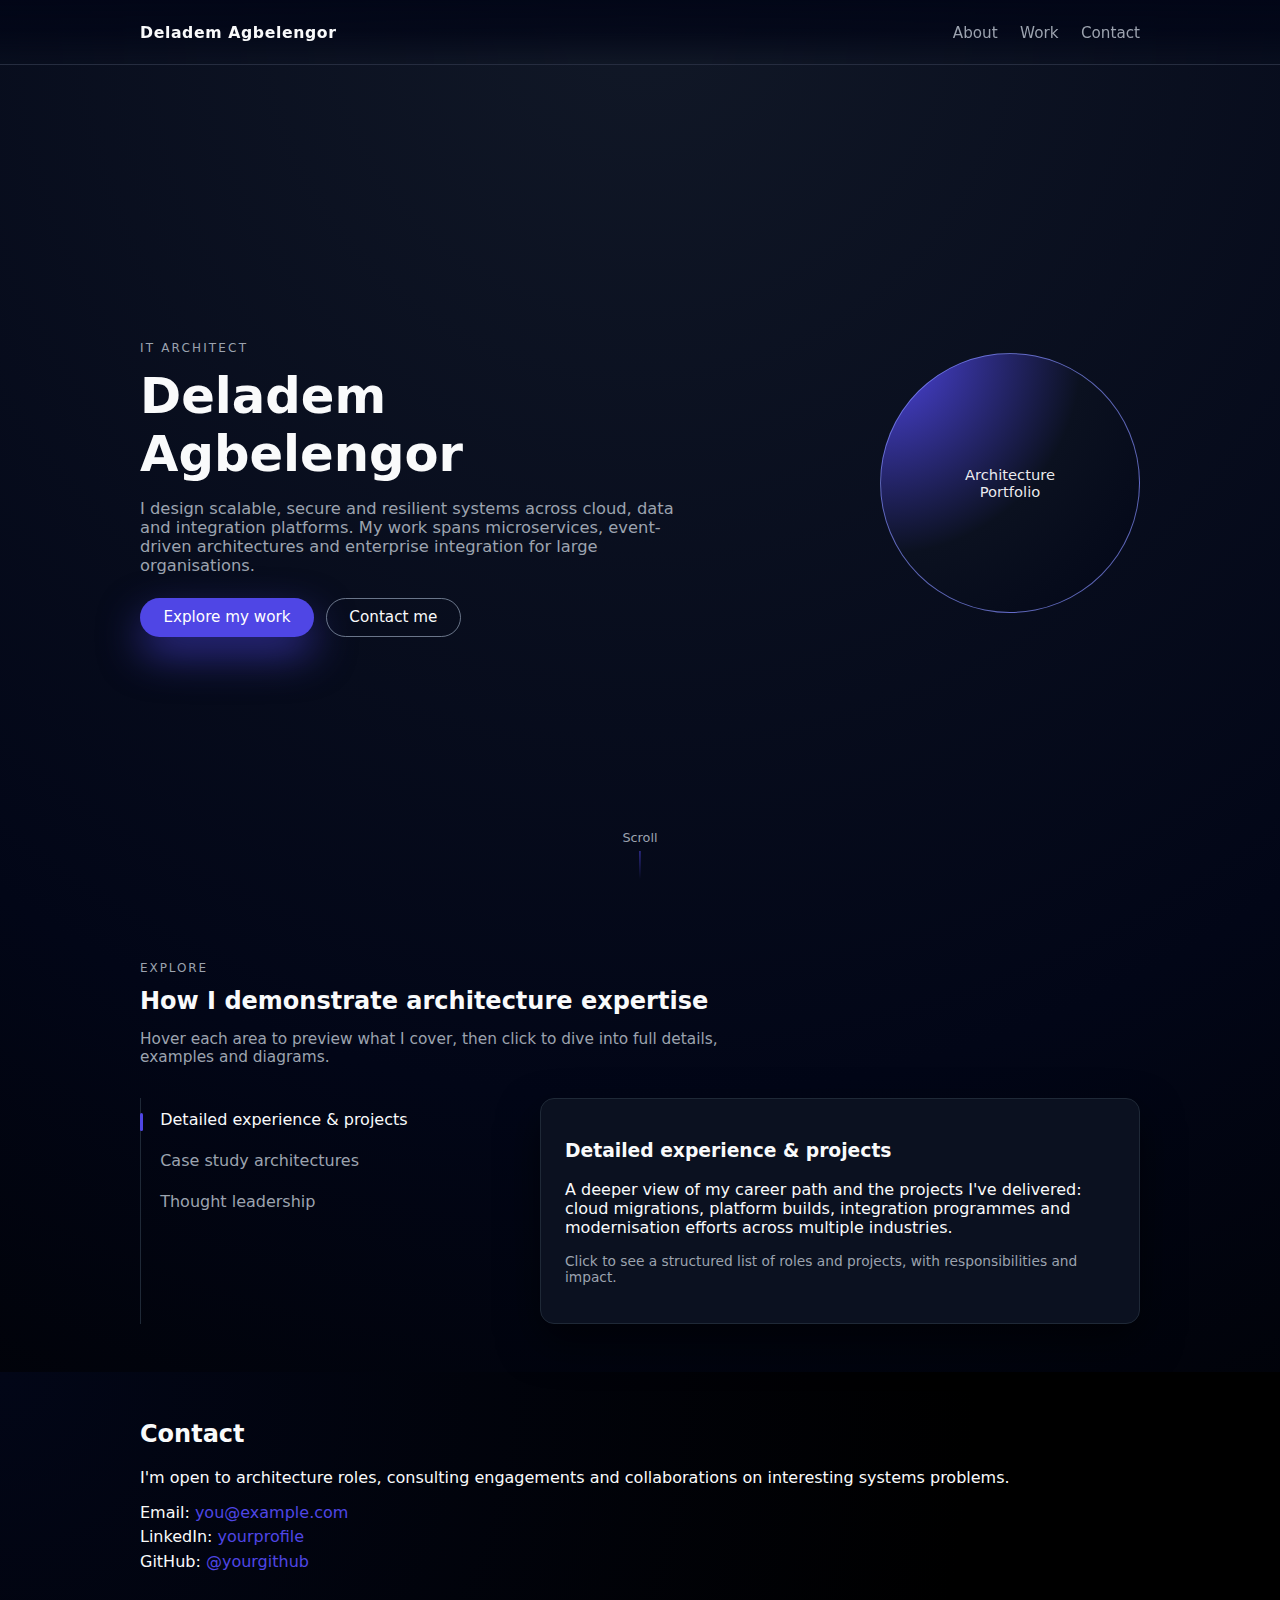
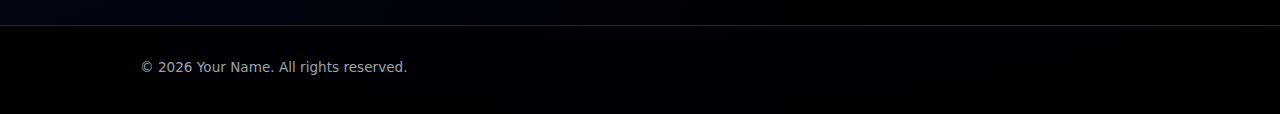
<file: index.html>
<!DOCTYPE html>
<html lang="en">
<head>
  <meta charset="UTF-8" />
  <title>Deladem Agbelengor - IT Architect Portfolio</title>
  <meta name="viewport" content="width=device-width, initial-scale=1" />
  <link rel="stylesheet" href="styles.css" />
</head>
<body>
  <!-- Sticky navigation -->
  <header class="site-header">
    <div class="container nav-container">
      <div class="logo">Deladem Agbelengor</div>
      <nav>
        <ul class="nav-links">
          <li><a href="#about-hero">About</a></li>
          <li><a href="#explore">Work</a></li>
          <li><a href="#contact">Contact</a></li>
        </ul>
      </nav>
    </div>
  </header>

  <main>
    <!-- HERO / ABOUT ME -->
    <section id="about-hero" class="panel hero">
      <div class="container hero-inner">
        <div class="hero-text">
          <p class="hero-eyebrow">IT Architect</p>
          <h1>Deladem Agbelengor</h1>
          <p class="hero-summary">
            I design scalable, secure and resilient systems across cloud, data and integration
            platforms. My work spans microservices, event-driven architectures and enterprise
            integration for large organisations.
          </p>
          <div class="hero-actions">
            <a href="#explore" class="btn primary js-scroll">Explore my work</a>
            <a href="#contact" class="btn secondary js-scroll">Contact me</a>
          </div>
        </div>

        <div class="hero-visual">
          <!-- Replace this with an <img> of you if you like -->
          <div class="hero-placeholder">
            <span>Architecture<br />Portfolio</span>
          </div>
        </div>
      </div>

      <div class="scroll-indicator">
        <span>Scroll</span>
        <div class="scroll-line"></div>
      </div>
    </section>

    <!-- EXPLORE MY WORK (interactive band) -->
    <section id="explore" class="panel explore">
      <div class="container">
        <header class="explore-header">
          <p class="section-label">Explore</p>
          <h2>How I demonstrate architecture expertise</h2>
          <p class="section-intro">
            Hover each area to preview what I cover, then click to dive into full details, examples
            and diagrams.
          </p>
        </header>

        <div class="explore-layout">
          <!-- LEFT: interactive text list -->
          <ul class="explore-list">
            <li class="explore-item is-active" data-target="experience">
              <a href="pages/projects.html" class="explore-link">
                Detailed experience &amp; projects
              </a>
            </li>
            <li class="explore-item" data-target="case-studies">
              <a href="pages/case-studies.html" class="explore-link">
                Case study architectures
              </a>
            </li>
            <li class="explore-item" data-target="thought-leadership">
              <a href="pages/thought-leadership.html" class="explore-link">
                Thought leadership
              </a>
            </li>
          </ul>

          <!-- RIGHT: description that changes on hover -->
          <div class="explore-description">
            <article class="explore-panel is-visible" id="panel-experience">
              <h3>Detailed experience &amp; projects</h3>
              <p>
                A deeper view of my career path and the projects I&apos;ve delivered: cloud
                migrations, platform builds, integration programmes and modernisation efforts
                across multiple industries.
              </p>
              <p class="panel-hint">
                Click to see a structured list of roles and projects, with responsibilities and
                impact.
              </p>
            </article>

            <article class="explore-panel" id="panel-case-studies">
              <h3>Case study architectures</h3>
              <p>
                Real-world architecture case studies spanning microservices, event-driven systems,
                data platforms and integration hubs, each described with context, solution and
                diagrams.
              </p>
              <p class="panel-hint">
                Click to browse case studies, then open each one to see the architecture in depth.
              </p>
            </article>

            <article class="explore-panel" id="panel-thought-leadership">
              <h3>Thought leadership</h3>
              <p>
                Articles, talks and internal sessions where I share opinions, patterns and lessons
                learned about designing and evolving complex systems.
              </p>
              <p class="panel-hint">
                Click to view topics I care about, and links to external content where available.
              </p>
            </article>
          </div>
        </div>
      </div>
    </section>

    <!-- CONTACT -->
    <section id="contact" class="panel contact">
      <div class="container">
        <h2>Contact</h2>
        <p>
          I&apos;m open to architecture roles, consulting engagements and collaborations on
          interesting systems problems.
        </p>
        <ul class="contact-list">
          <li>Email: <a href="mailto:you@example.com">you@example.com</a></li>
          <li>
            LinkedIn:
            <a href="https://www.linkedin.com/in/yourprofile" target="_blank">yourprofile</a>
          </li>
          <li>
            GitHub:
            <a href="https://github.com/yourgithub" target="_blank">@yourgithub</a>
          </li>
        </ul>
      </div>
    </section>
  </main>

  <footer class="site-footer">
    <div class="container">
      <p>&copy; <span id="year"></span> Your Name. All rights reserved.</p>
    </div>
  </footer>

  <script src="script.js"></script>
</body>
</html>
</file>
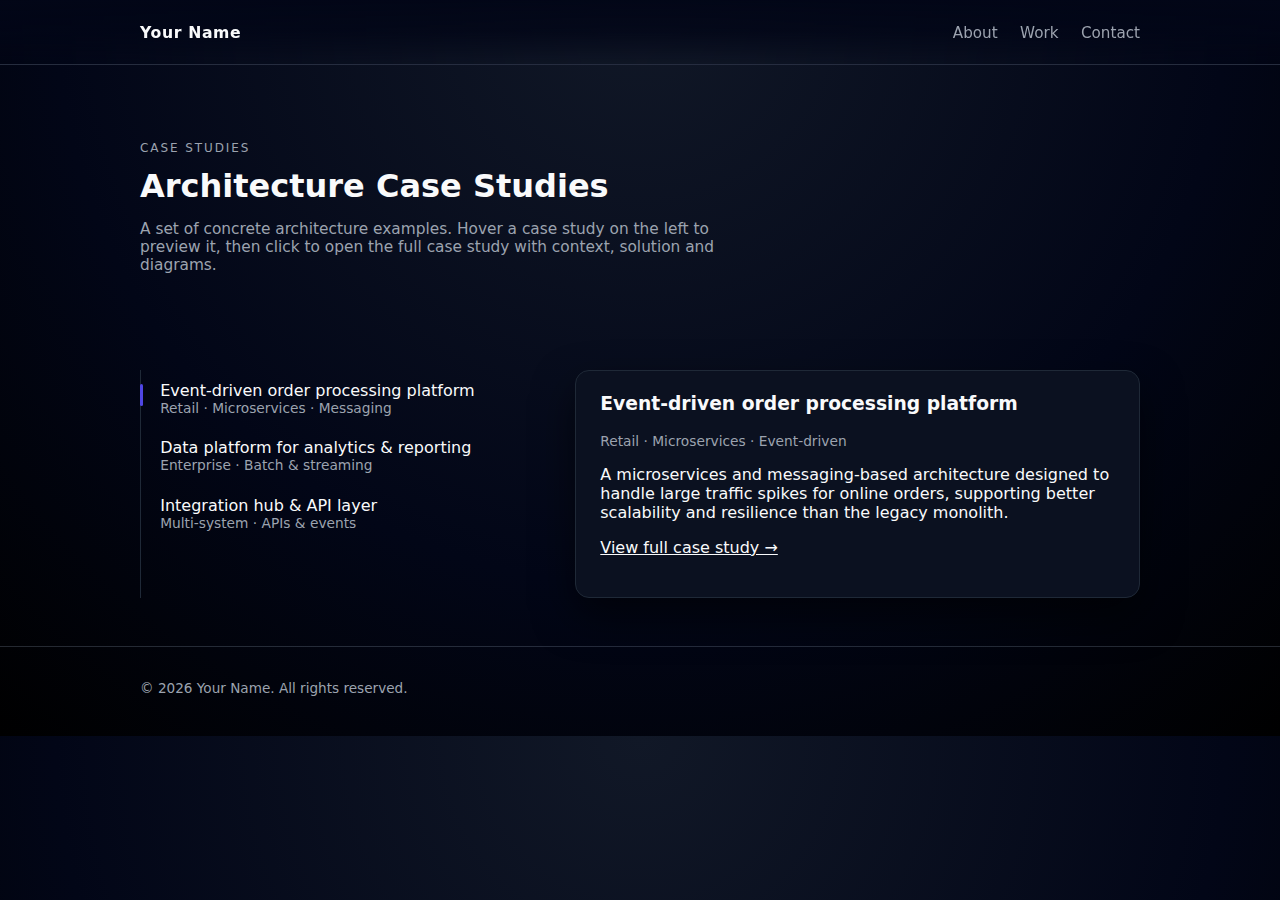
<file: Pages/case-studies.html>
<!DOCTYPE html>
<html lang="en">
<head>
  <meta charset="UTF-8" />
  <title>Architecture Case Studies - Your Name</title>
  <meta name="viewport" content="width=device-width, initial-scale=1" />
  <link rel="stylesheet" href="../styles.css" />
</head>
<body>
  <header class="site-header">
    <div class="container nav-container">
      <div class="logo">Your Name</div>
      <nav>
        <ul class="nav-links">
          <li><a href="../index.html#about-hero">About</a></li>
          <li><a href="../index.html#explore">Work</a></li>
          <li><a href="../index.html#contact">Contact</a></li>
        </ul>
      </nav>
    </div>
  </header>

  <main>
    <section class="panel detail-intro">
      <div class="container">
        <p class="section-label">Case studies</p>
        <h1>Architecture Case Studies</h1>
        <p class="section-intro">
          A set of concrete architecture examples. Hover a case study on the left to preview it,
          then click to open the full case study with context, solution and diagrams.
        </p>
      </div>
    </section>

    <section class="panel">
      <div class="container split-layout">
        <!-- CASE STUDY TITLES -->
        <ul class="item-list cs-list">
          <li class="item is-active" data-target="order-platform">
            <div class="item-title">Event-driven order processing platform</div>
            <div class="item-subtitle">Retail · Microservices · Messaging</div>
          </li>
          <li class="item" data-target="data-platform">
            <div class="item-title">Data platform for analytics &amp; reporting</div>
            <div class="item-subtitle">Enterprise · Batch &amp; streaming</div>
          </li>
          <li class="item" data-target="integration-hub">
            <div class="item-title">Integration hub &amp; API layer</div>
            <div class="item-subtitle">Multi-system · APIs &amp; events</div>
          </li>
        </ul>

        <!-- PREVIEW PANELS -->
        <div class="item-panels cs-panels">
          <article class="item-panel is-visible" id="cs-order-platform">
            <h3>Event-driven order processing platform</h3>
            <p class="tech">Retail · Microservices · Event-driven</p>
            <p>
              A microservices and messaging-based architecture designed to handle large traffic
              spikes for online orders, supporting better scalability and resilience than the
              legacy monolith.
            </p>
            <p>
              <a href="case-studies/event-driven-order-platform.html" class="contact-link">
                View full case study &rarr;
              </a>
            </p>
          </article>

          <article class="item-panel" id="cs-data-platform">
            <h3>Data platform for analytics &amp; reporting</h3>
            <p class="tech">Cloud data lake · ETL · BI</p>
            <p>
              A central platform that ingests, curates and exposes data for analytics and self-service
              reporting, replacing multiple inconsistent data silos.
            </p>
            <p>
              <a href="case-studies/data-platform.html" class="contact-link">
                View full case study &rarr;
              </a>
            </p>
          </article>

          <article class="item-panel" id="cs-integration-hub">
            <h3>Integration hub &amp; API layer</h3>
            <p class="tech">API gateway · Messaging · B2B</p>
            <p>
              An integration hub that provides consistent APIs and events to connect internal
              systems and external partners, reducing point-to-point complexity.
            </p>
            <p>
              <a href="case-studies/integration-hub.html" class="contact-link">
                View full case study &rarr;
              </a>
            </p>
          </article>
        </div>
      </div>
    </section>
  </main>

  <footer class="site-footer">
    <div class="container">
      <p>&copy; <span id="year"></span> Your Name. All rights reserved.</p>
    </div>
  </footer>

  <script src="../script.js"></script>
</body>
</html>
</file>
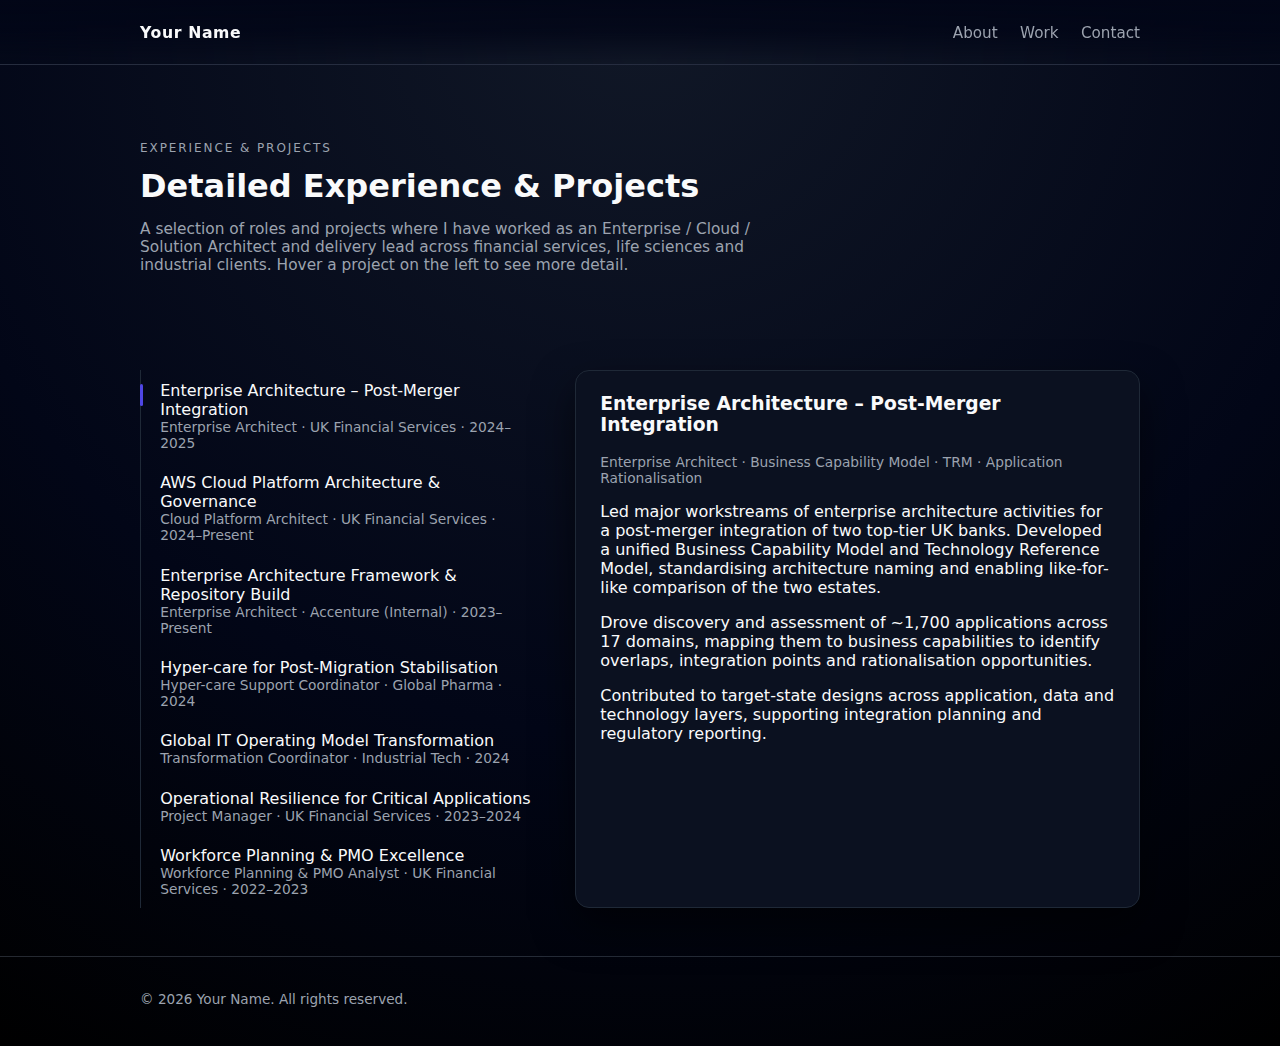
<file: Pages/projects.html>
<!DOCTYPE html>
<html lang="en">
<head>
  <meta charset="UTF-8" />
  <title>Detailed Experience &amp; Projects - Your Name</title>
  <meta name="viewport" content="width=device-width, initial-scale=1" />
  <link rel="stylesheet" href="../styles.css" />
</head>
<body>
  <!-- Shared header / nav -->
  <header class="site-header">
    <div class="container nav-container">
      <div class="logo">Your Name</div>
      <nav>
        <ul class="nav-links">
          <li><a href="../index.html#about-hero">About</a></li>
          <li><a href="../index.html#explore">Work</a></li>
          <li><a href="../index.html#contact">Contact</a></li>
        </ul>
      </nav>
    </div>
  </header>

  <main>
    <!-- Intro section -->
    <section class="panel detail-intro">
      <div class="container">
        <p class="section-label">Experience &amp; projects</p>
        <h1>Detailed Experience &amp; Projects</h1>
        <p class="section-intro">
          A selection of roles and projects where I have worked as an Enterprise / Cloud / Solution
          Architect and delivery lead across financial services, life sciences and industrial
          clients. Hover a project on the left to see more detail.
        </p>
      </div>
    </section>

    <!-- Main split layout: list (left) + hover panels (right) -->
    <section class="panel">
      <div class="container split-layout">

        <!-- PROJECT LIST (LEFT COLUMN) -->
        <ul class="item-list projects-list">
          <li class="item is-active" data-target="ea-merger">
            <div class="item-title">Enterprise Architecture – Post-Merger Integration</div>
            <div class="item-subtitle">Enterprise Architect · UK Financial Services · 2024–2025</div>
          </li>

          <li class="item" data-target="aws-platform">
            <div class="item-title">AWS Cloud Platform Architecture &amp; Governance</div>
            <div class="item-subtitle">Cloud Platform Architect · UK Financial Services · 2024–Present</div>
          </li>

          <li class="item" data-target="leanix-ea">
            <div class="item-title">Enterprise Architecture Framework &amp; Repository Build</div>
            <div class="item-subtitle">Enterprise Architect · Accenture (Internal) · 2023–Present</div>
          </li>

          <li class="item" data-target="hypercare">
            <div class="item-title">Hyper-care for Post-Migration Stabilisation</div>
            <div class="item-subtitle">Hyper-care Support Coordinator · Global Pharma · 2024</div>
          </li>

          <li class="item" data-target="operating-model">
            <div class="item-title">Global IT Operating Model Transformation</div>
            <div class="item-subtitle">Transformation Coordinator · Industrial Tech · 2024</div>
          </li>

          <li class="item" data-target="op-resilience">
            <div class="item-title">Operational Resilience for Critical Applications</div>
            <div class="item-subtitle">Project Manager · UK Financial Services · 2023–2024</div>
          </li>

          <li class="item" data-target="workforce-pmo">
            <div class="item-title">Workforce Planning &amp; PMO Excellence</div>
            <div class="item-subtitle">Workforce Planning &amp; PMO Analyst · UK Financial Services · 2022–2023</div>
          </li>
        </ul>

        <!-- DESCRIPTION PANELS (RIGHT COLUMN) -->
        <div class="item-panels projects-panels">

          <!-- EA MERGER -->
          <article class="item-panel is-visible" id="project-ea-merger">
            <h3>Enterprise Architecture – Post-Merger Integration</h3>
            <p class="tech">Enterprise Architect · Business Capability Model · TRM · Application Rationalisation</p>
            <p>
              Led major workstreams of enterprise architecture activities for a post-merger integration of two top-tier UK
              banks. Developed a unified Business Capability Model and Technology Reference Model,
              standardising architecture naming and enabling like-for-like comparison of the two estates.
            </p>
            <p>
              Drove discovery and assessment of ~1,700 applications across 17 domains, mapping them to
              business capabilities to identify overlaps, integration points and rationalisation
              opportunities.
            </p>
            <p>
             Contributed to target-state designs across application, data and technology layers, supporting integration planning and regulatory reporting. 
            </p>
          </article>

          <!-- AWS PLATFORM -->
          <article class="item-panel" id="project-aws-platform">
            <h3>AWS Cloud Platform Architecture &amp; Governance</h3>
            <p class="tech">Cloud Platform Architect · AWS · Terraform · IAM · Cost Optimisation</p>
            <p>
              Architected and implemented a standardised onboarding/offboarding framework for AWS
              accounts at a major financial services organisation, eliminating ad-hoc onboarding and
              improving compliance with platform standards and controls.
            </p>
            <p>
              Delivered £100K+ in cloud cost savings by assessing underutilised accounts and
              orchestrating decommissioning activities.
            </p>
            <p>
              Led and coached a team of four engineers
              delivering account provisioning with Terraform, and contributed SME input to a Cloud
              IAM Strategy to improve access control and compliance posture.
            </p>
          
          </article>

          <!-- LEANIX EA -->
          <article class="item-panel" id="project-leanix-ea">
            <h3>Enterprise Architecture Framework &amp; Repository Build</h3>
            <p class="tech">Enterprise Architect · EA Artefacts · LeanIX · Capability Modelling</p>
            <p>
              Created and published reusable enterprise architecture artefacts into an internal
              repository, establishing reference materials for the wider EA community within Accenture.
            </p>
            <p>
              Digitised EA artefacts in LeanIX to improve interactivity, relationship visualisation and
              version control. Led an internal initiative educating 100+ colleagues on the distinction
              between business capabilities and processes, improving consistency and clarity of
              terminology across the practice.
            </p>
          </article>

          <!-- HYPERCARE -->
          <article class="item-panel" id="project-hypercare">
            <h3>Hyper-care for Post-Migration Stabilisation</h3>
            <p class="tech">Hyper-care Support Coordinator · Data Platforms · Issue Management</p>
            <p>
              Designed and implemented a hyper-care plan to stabilise three critical data platforms
              following a major migration at a global pharmaceutical company, ensuring reliable
              operation during the high-risk post-go-live period.
            </p>
            <p>
              Coordinated the resolution of 2,000+ issues and led daily cross-functional calls with
              40+ stakeholders. Maintained a live dashboard and weekly executive reporting to drive
              transparency, prioritisation and timely decision-making.
            </p>
          </article>

          <!-- OPERATING MODEL -->
          <article class="item-panel" id="project-operating-model">
            <h3>Global IT Operating Model Transformation</h3>
            <p class="tech">Transformation Coordinator · Operating Model · Change &amp; Knowledge Transfer</p>
            <p>
              Supported a global IT operating model transformation for a large industrial technology
              company, affecting 300+ resources across multiple regions and functions.
            </p>
            <p>
              Coordinated completion of change actions and knowledge transfer activities, helping
              teams move into the new structure with clear responsibilities and handovers.
            </p>
          </article>

          <!-- OPERATIONAL RESILIENCE -->
          <article class="item-panel" id="project-op-resilience">
            <h3>Operational Resilience for Critical Applications</h3>
            <p class="tech">Project Manager · Operational Resilience · Critical Apps · Regulatory Focus</p>
            <p>
              Led an operational resilience initiative across 26 critical applications for a UK
              financial services firm, ensuring alignment with security, business continuity and
              regulatory requirements.
            </p>
            <p>
              Developed a responsibility matrix linking 90+ applications to their owning teams,
              clarifying accountability and escalation paths for incidents and resilience activities.
            </p>
          </article>

          <!-- WORKFORCE PLANNING & PMO -->
          <article class="item-panel" id="project-workforce-pmo">
            <h3>Workforce Planning &amp; PMO Excellence</h3>
            <p class="tech">Workforce Planning &amp; PMO Analyst · Data Quality · Reporting</p>
            <p>
              Improved workforce data quality and reporting accuracy by cleansing and standardising
              records for 750+ personnel as part of a large change portfolio.
            </p>
            <p>
              Designed and managed a resourcing system covering 150+ roles, improving candidate
              sourcing, visibility of demand and fulfilment speed for the technology organisation.
            </p>
          </article>

        </div>
      </div>
    </section>
  </main>

  <footer class="site-footer">
    <div class="container">
      <p>&copy; <span id="year"></span> Your Name. All rights reserved.</p>
    </div>
  </footer>

  <!-- Link back to shared JS -->
  <script src="../script.js"></script>
</body>
</html>
</file>
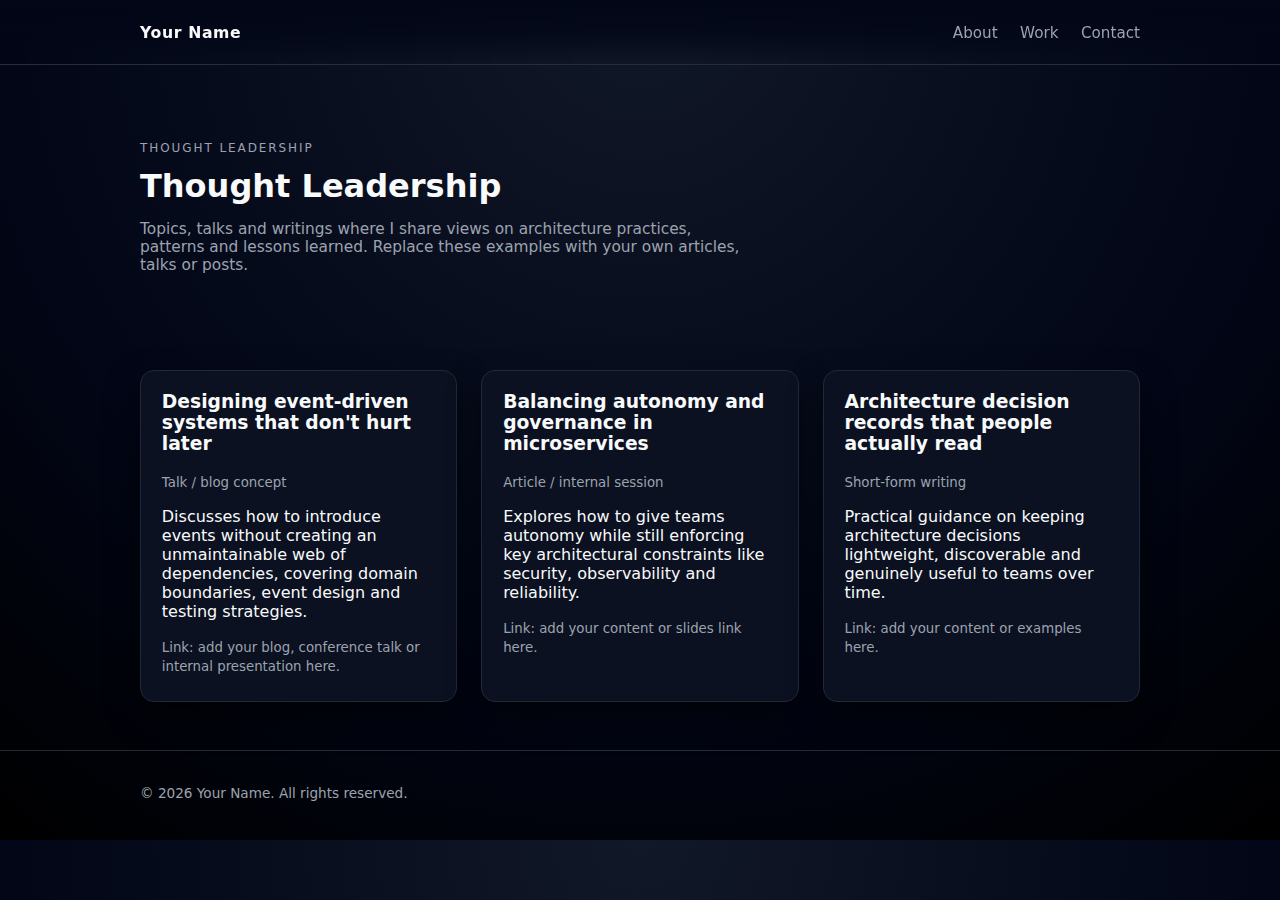
<file: Pages/thought-leadership.html>
<!DOCTYPE html>
<html lang="en">
<head>
  <meta charset="UTF-8" />
  <title>Thought Leadership - Your Name</title>
  <meta name="viewport" content="width=device-width, initial-scale=1" />
  <link rel="stylesheet" href="../styles.css" />
</head>
<body>
  <header class="site-header">
    <div class="container nav-container">
      <div class="logo">Your Name</div>
      <nav>
        <ul class="nav-links">
          <li><a href="../index.html#about-hero">About</a></li>
          <li><a href="../index.html#explore">Work</a></li>
          <li><a href="../index.html#contact">Contact</a></li>
        </ul>
      </nav>
    </div>
  </header>

  <main>
    <section class="panel detail-intro">
      <div class="container">
        <p class="section-label">Thought leadership</p>
        <h1>Thought Leadership</h1>
        <p class="section-intro">
          Topics, talks and writings where I share views on architecture practices, patterns and
          lessons learned. Replace these examples with your own articles, talks or posts.
        </p>
      </div>
    </section>

    <section class="panel">
      <div class="container card-grid">
        <article class="card">
          <h3>Designing event-driven systems that don&apos;t hurt later</h3>
          <small>Talk / blog concept</small>
          <p>
            Discusses how to introduce events without creating an unmaintainable web of
            dependencies, covering domain boundaries, event design and testing strategies.
          </p>
          <p><small>Link: add your blog, conference talk or internal presentation here.</small></p>
        </article>

        <article class="card">
          <h3>Balancing autonomy and governance in microservices</h3>
          <small>Article / internal session</small>
          <p>
            Explores how to give teams autonomy while still enforcing key architectural constraints
            like security, observability and reliability.
          </p>
          <p><small>Link: add your content or slides link here.</small></p>
        </article>

        <article class="card">
          <h3>Architecture decision records that people actually read</h3>
          <small>Short-form writing</small>
          <p>
            Practical guidance on keeping architecture decisions lightweight, discoverable and
            genuinely useful to teams over time.
          </p>
          <p><small>Link: add your content or examples here.</small></p>
        </article>
      </div>
    </section>
  </main>

  <footer class="site-footer">
    <div class="container">
      <p>&copy; <span id="year"></span> Your Name. All rights reserved.</p>
    </div>
  </footer>

  <script src="../script.js"></script>
</body>
</html>
</file>
<file: styles.css>
:root {
  --bg: #020617;
  --bg-alt: #030712;
  --card-bg: #0b1120;
  --accent: #4f46e5;
  --accent-soft: rgba(79, 70, 229, 0.18);
  --text-main: #f9fafb;
  --text-muted: #9ca3af;
  --border-subtle: #1f2937;
  --radius-lg: 14px;
  --radius-md: 8px;
}

*,
*::before,
*::after {
  box-sizing: border-box;
}

html,
body {
  margin: 0;
  padding: 0;
  font-family: system-ui, -apple-system, BlinkMacSystemFont, "Segoe UI", sans-serif;
  background: radial-gradient(circle at top, #111827 0, #020617 60%, #000 100%);
  color: var(--text-main);
  scroll-behavior: smooth;
}

img {
  max-width: 100%;
  display: block;
}

a {
  color: inherit;
}

/* Layout */

.container {
  max-width: 1040px;
  margin: 0 auto;
  padding: 0 1.25rem;
}

.panel {
  padding: 3rem 0;
}

/* Header / nav */

.site-header {
  position: sticky;
  top: 0;
  z-index: 20;
  backdrop-filter: blur(14px);
  background: linear-gradient(
    to bottom,
    rgba(2, 6, 23, 0.96),
    rgba(2, 6, 23, 0.8),
    transparent
  );
  border-bottom: 1px solid rgba(148, 163, 184, 0.25);
}

.nav-container {
  display: flex;
  justify-content: space-between;
  align-items: center;
  height: 64px;
}

.logo {
  font-weight: 600;
  letter-spacing: 0.04em;
  font-size: 0.98rem;
}

.nav-links {
  display: flex;
  list-style: none;
  gap: 1.4rem;
  margin: 0;
  padding: 0;
}

.nav-links a {
  text-decoration: none;
  font-size: 0.95rem;
  color: var(--text-muted);
}

.nav-links a:hover {
  color: var(--text-main);
}

/* Hero */

.hero {
  min-height: calc(100vh - 64px);
  display: flex;
  align-items: center;
  position: relative;
}

.hero-inner {
  display: grid;
  gap: 2.5rem;
  grid-template-columns: minmax(0, 2fr) minmax(0, 1.4fr);
  align-items: center;
}

.hero-text h1 {
  font-size: clamp(2.5rem, 4vw, 3.1rem);
  margin: 0.2rem 0 0.7rem;
}

.hero-eyebrow {
  text-transform: uppercase;
  letter-spacing: 0.18em;
  font-size: 0.75rem;
  color: var(--text-muted);
}

.hero-summary {
  max-width: 620px;
  color: var(--text-muted);
  font-size: 1.02rem;
}

.hero-actions {
  display: flex;
  flex-wrap: wrap;
  gap: 0.75rem;
  margin-top: 1.4rem;
}

/* Hero visual */

.hero-visual {
  display: flex;
  justify-content: flex-end;
}

.hero-placeholder {
  width: 260px;
  height: 260px;
  border-radius: 999px;
  background: radial-gradient(circle at top left, #4f46e5, #0b1120 55%, #020617 100%);
  border: 1px solid rgba(129, 140, 248, 0.7);
  display: flex;
  align-items: center;
  justify-content: center;
  text-align: center;
  padding: 1rem;
  font-size: 0.92rem;
  color: rgba(249, 250, 251, 0.94);
}

/* Scroll indicator */

.scroll-indicator {
  position: absolute;
  left: 50%;
  bottom: 1.4rem;
  transform: translateX(-50%);
  display: flex;
  flex-direction: column;
  align-items: center;
  gap: 0.35rem;
  font-size: 0.8rem;
  color: var(--text-muted);
}

.scroll-line {
  width: 1px;
  height: 28px;
  background: linear-gradient(to bottom, var(--accent), transparent);
  opacity: 0.9;
}

/* Buttons */

.btn {
  border-radius: 999px;
  padding: 0.6rem 1.4rem;
  border: 1px solid transparent;
  font-size: 0.95rem;
  cursor: pointer;
  text-decoration: none;
  display: inline-flex;
  align-items: center;
  justify-content: center;
  -webkit-tap-highlight-color: transparent;
}

.btn.primary {
  background: var(--accent);
  color: white;
  box-shadow: 0 18px 42px rgba(79, 70, 229, 0.55);
}

.btn.primary:hover {
  filter: brightness(1.05);
}

.btn.secondary {
  background: transparent;
  color: var(--text-main);
  border-color: rgba(148, 163, 184, 0.7);
}

.btn.secondary:hover {
  border-color: rgba(148, 163, 184, 1);
}

/* Explore section */

.section-label {
  text-transform: uppercase;
  letter-spacing: 0.16em;
  font-size: 0.75rem;
  color: var(--text-muted);
}

.section-intro {
  color: var(--text-muted);
  max-width: 620px;
  font-size: 0.96rem;
}

.explore-header h2 {
  margin: 0.4rem 0 0.5rem;
}

.explore-layout {
  display: grid;
  grid-template-columns: minmax(0, 1.2fr) minmax(0, 2fr);
  gap: 2.5rem;
  margin-top: 2rem;
}

.explore-list {
  list-style: none;
  margin: 0;
  padding: 0;
  border-left: 1px solid var(--border-subtle);
}

.explore-item {
  padding: 0.7rem 0 0.7rem 1.2rem;
  border-radius: 0;
  cursor: pointer;
  position: relative;
  -webkit-tap-highlight-color: transparent;
}

.explore-item::before {
  content: "";
  position: absolute;
  left: -1px;
  top: 0.9rem;
  width: 3px;
  height: 0;
  border-radius: 999px;
  background: var(--accent);
  transition: height 0.18s ease;
}

.explore-item.is-active::before {
  height: 18px;
}

.explore-link {
  text-decoration: none;
  font-size: 1rem;
  color: var(--text-muted);
}

.explore-item.is-active .explore-link {
  color: var(--text-main);
  font-weight: 500;
}

.explore-link:hover {
  color: var(--text-main);
}

.explore-description {
  border-radius: var(--radius-lg);
  background: var(--card-bg);
  border: 1px solid var(--border-subtle);
  padding: 1.4rem 1.5rem 1.5rem;
  box-shadow: 0 18px 40px rgba(0, 0, 0, 0.55);
  min-height: 190px;
}

.explore-panel {
  display: none;
}

.explore-panel.is-visible {
  display: block;
}

.panel-hint {
  margin-top: 0.7rem;
  font-size: 0.86rem;
  color: var(--text-muted);
}

/* Inline panel (mobile descriptions under tapped item) */

.inline-panel {
  margin-top: 0.65rem;
  border-radius: var(--radius-lg);
  background: var(--card-bg);
  border: 1px solid var(--border-subtle);
  padding: 1rem 1.1rem 1.15rem;
  box-shadow: 0 14px 32px rgba(0, 0, 0, 0.55);
  font-size: 0.9rem;
}

/* Contact */

.contact {
  background: radial-gradient(circle at top left, #020617 0, #000 75%);
}

.contact h2 {
  margin-top: 0;
}

.contact-list {
  list-style: none;
  margin: 0.8rem 0 0;
  padding: 0;
}

.contact-list li {
  margin-bottom: 0.35rem;
}

.contact-list a {
  color: var(--accent);
  text-decoration: none;
}

.contact-list a:hover {
  text-decoration: underline;
}

/* Footer */

.site-footer {
  border-top: 1px solid rgba(148, 163, 184, 0.25);
  padding: 1.25rem 0 1.6rem;
  font-size: 0.85rem;
  color: var(--text-muted);
}

/* Detail / inner pages */

.detail-intro {
  padding-top: 4rem;
  padding-bottom: 2rem;
}

.detail-intro h1 {
  margin: 0.3rem 0 0.5rem;
}

.meta {
  color: var(--text-muted);
  font-size: 0.9rem;
}

/* Generic hover list + panel layout (for projects/case-studies pages) */

.split-layout {
  display: grid;
  grid-template-columns: minmax(0, 1.4fr) minmax(0, 2fr);
  gap: 2.5rem;
}

.item-list {
  list-style: none;
  margin: 0;
  padding: 0;
  border-left: 1px solid var(--border-subtle);
}

.item {
  padding: 0.7rem 0 0.7rem 1.2rem;
  cursor: pointer;
  position: relative;
  -webkit-tap-highlight-color: transparent;
}

.item-title {
  font-weight: 500;
}

.item-subtitle {
  font-size: 0.86rem;
  color: var(--text-muted);
}

.item::before {
  content: "";
  position: absolute;
  left: -1px;
  top: 0.9rem;
  width: 3px;
  height: 0;
  border-radius: 999px;
  background: var(--accent);
  transition: height 0.18s ease;
}

.item.is-active::before {
  height: 22px;
}

.item-panels {
  border-radius: var(--radius-lg);
  background: var(--card-bg);
  border: 1px solid var(--border-subtle);
  padding: 1.4rem 1.5rem 1.5rem;
  box-shadow: 0 18px 40px rgba(0, 0, 0, 0.55);
  min-height: 210px;
}

.item-panel {
  display: none;
}

.item-panel.is-visible {
  display: block;
}

.item-panel h3 {
  margin-top: 0;
}

.item-panel .tech {
  font-size: 0.86rem;
  color: var(--text-muted);
  margin-bottom: 0.4rem;
}

/* Case study page */

.case-study {
  background: var(--card-bg);
  border-radius: var(--radius-lg);
  border: 1px solid var(--border-subtle);
  padding: 1.6rem 1.6rem 1.7rem;
  margin-bottom: 2rem;
  box-shadow: 0 18px 40px rgba(0, 0, 0, 0.6);
}

.case-study h2 {
  margin-top: 0;
}

.case-study small {
  color: var(--text-muted);
}

.case-study h3 {
  margin-top: 1.4rem;
  margin-bottom: 0.4rem;
}

.arch-diagram {
  margin-top: 0.8rem;
  margin-bottom: 0.8rem;
  border-radius: var(--radius-md);
  border: 1px solid rgba(148, 163, 184, 0.55);
}

/* Thought leadership cards */

.card-grid {
  display: grid;
  grid-template-columns: repeat(auto-fit, minmax(240px, 1fr));
  gap: 1.5rem;
}

.card {
  background: var(--card-bg);
  border-radius: var(--radius-lg);
  border: 1px solid var(--border-subtle);
  padding: 1.25rem 1.3rem 1.3rem;
  box-shadow: 0 14px 32px rgba(0, 0, 0, 0.5);
}

.card h3 {
  margin-top: 0;
}

.card p {
  margin-bottom: 0.3rem;
}

.card small {
  color: var(--text-muted);
}

/* Responsive */

@media (max-width: 800px) {
  .hero-inner {
    grid-template-columns: minmax(0, 1fr);
  }

  .hero-visual {
    justify-content: flex-start;
  }

  .explore-layout,
  .split-layout {
    grid-template-columns: minmax(0, 1fr);
    gap: 1.8rem;
  }

  .panel {
    padding: 2.4rem 0;
  }

  .explore-description,
  .item-panels {
    display: none; /* hide right-hand panels on phones; we use inline-panel instead */
  }

  .scroll-indicator {
    display: false;
  }
}

@media (max-width: 520px) {
  .nav-links {
    gap: 0.8rem;
    font-size: 0.85rem;
  }

  .hero {
    padding-top: 2rem;
  }

  .hero-summary {
    font-size: 0.98rem;
  }

  .panel {
    padding: 2.2rem 0;
  }

  .item,
  .explore-item {
    padding-left: 1rem;
  }
}
</file>
